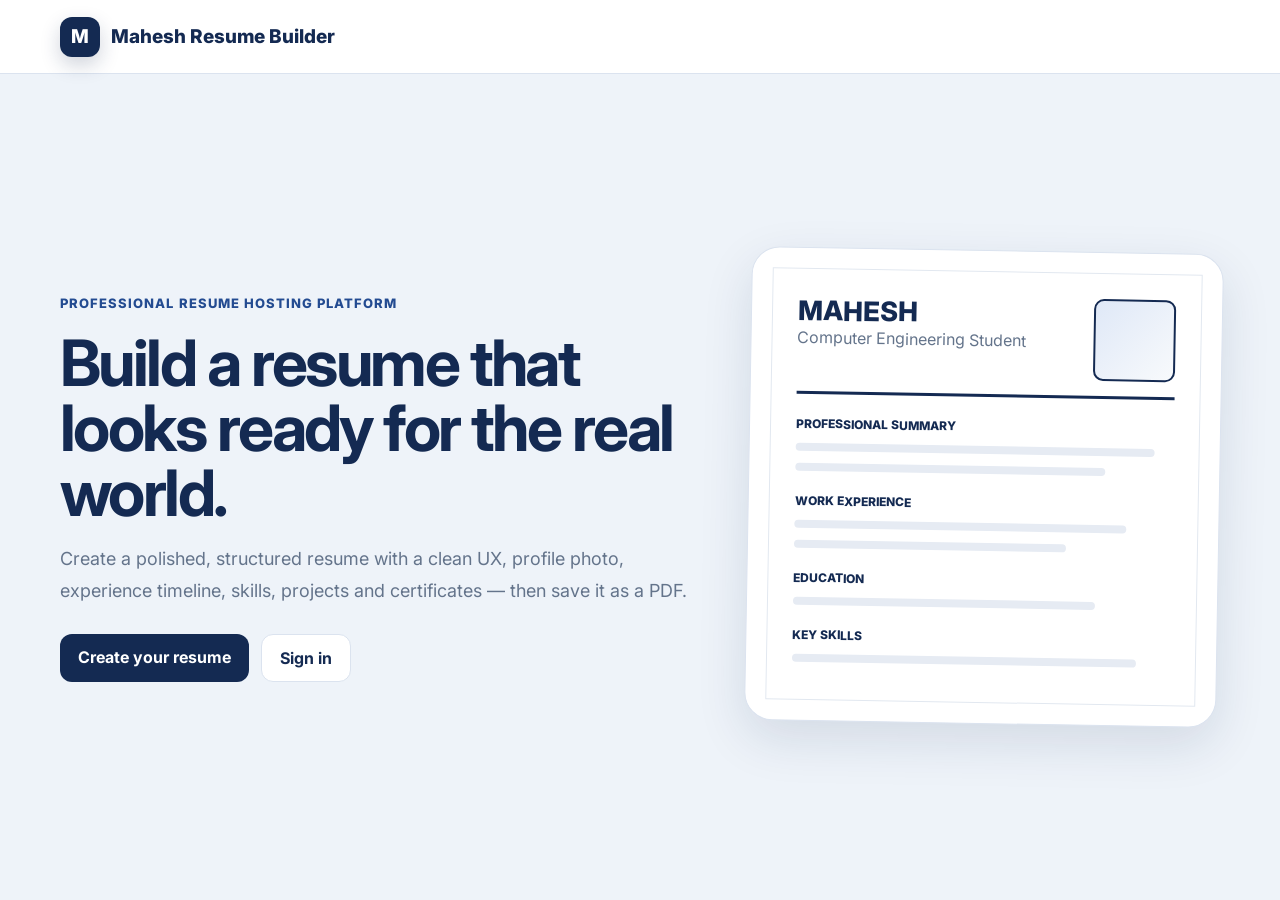
<file: index.html>
<!DOCTYPE html><html lang="en"><head><meta charset="UTF-8"><meta name="viewport" content="width=device-width,initial-scale=1.0"><title>Mahesh Resume Builder</title><link rel="stylesheet" href="style.css"></head><body><header class="topbar"><div class="container"><a class="brand" href="index.html"><span class="brand-mark">M</span>Mahesh Resume Builder</a></div></header><main class="container hero"><section><span class="eyebrow">Professional Resume Hosting Platform</span><h1>Build a resume that looks ready for the real world.</h1><p>Create a polished, structured resume with a clean UX, profile photo, experience timeline, skills, projects and certificates — then save it as a PDF.</p><div class="actions"><a class="btn btn-primary" href="register.html">Create your resume</a><a class="btn btn-light" href="login.html">Sign in</a></div></section><section class="visual"><div class="mini-resume"><div class="mini-head"><div><div class="mini-name">MAHESH</div><div class="muted">Computer Engineering Student</div></div><div class="mini-photo"></div></div><div class="mini-title">PROFESSIONAL SUMMARY</div><div class="mini-line" style="width:95%"></div><div class="mini-line" style="width:82%"></div><div class="mini-title">WORK EXPERIENCE</div><div class="mini-line" style="width:88%"></div><div class="mini-line" style="width:72%"></div><div class="mini-title">EDUCATION</div><div class="mini-line" style="width:80%"></div><div class="mini-title">KEY SKILLS</div><div class="mini-line" style="width:91%"></div></div></section></main></body></html>
</file>
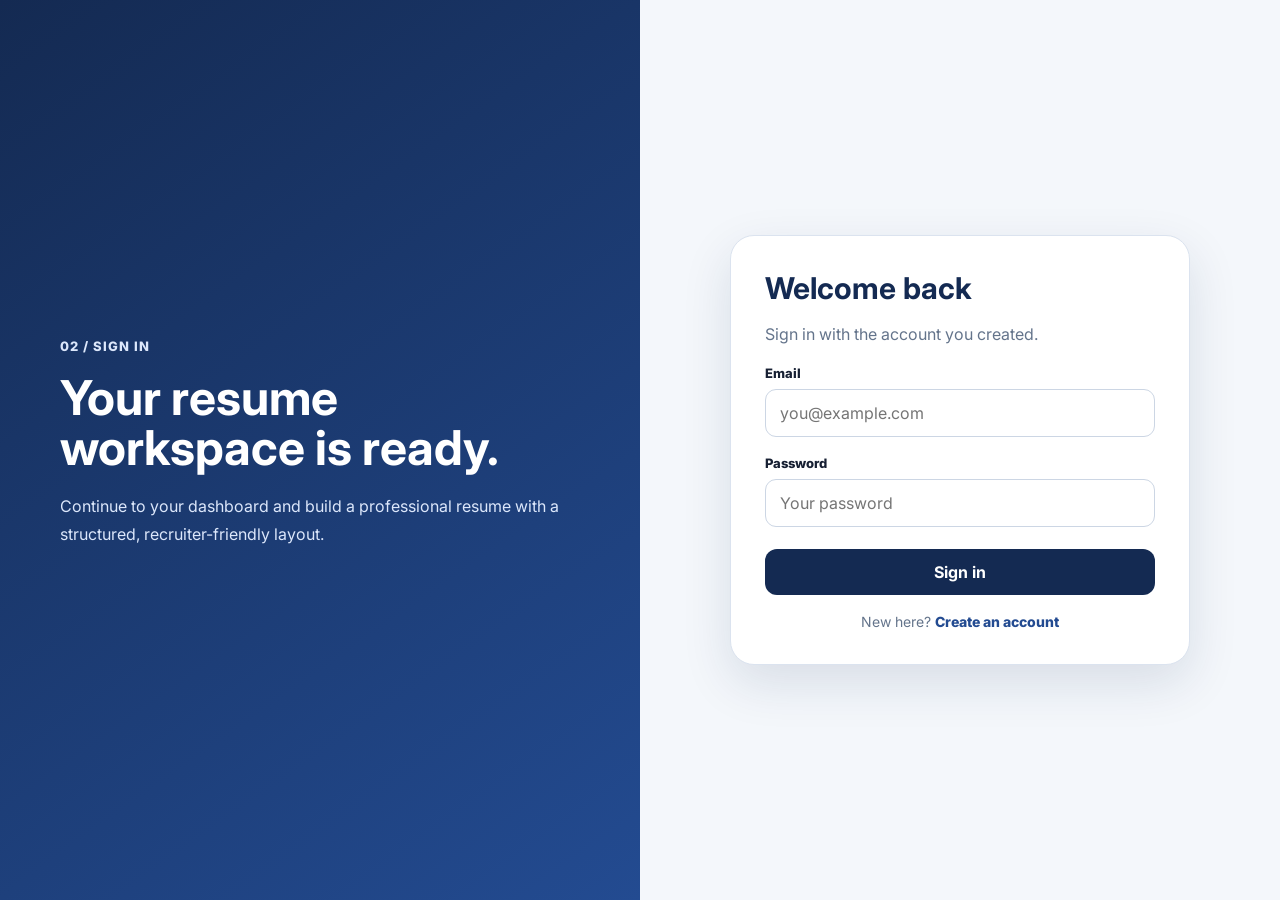
<file: dashboard.html>
<!DOCTYPE html>
<html lang="en">
<head>
<meta charset="UTF-8">
<meta name="viewport" content="width=device-width, initial-scale=1.0">

<title>Resume Builder - Dashboard</title>

<style>
*{
    margin:0;
    padding:0;
    box-sizing:border-box;
    font-family:Arial, sans-serif;
}

body{
    min-height:100vh;
    background:
        linear-gradient(rgba(5,30,24,.88),rgba(5,30,24,.94)),
        url("https://images.unsplash.com/photo-1497366754035-f200968a6e72?auto=format&fit=crop&w=1600&q=80");
    background-size:cover;
    background-position:center;
    color:#fff;
}

/* SIDEBAR */

.sidebar{
    position:fixed;
    left:0;
    top:0;
    width:250px;
    height:100vh;
    background:#08251e;
    border-right:1px solid rgba(180,255,80,.15);
    padding:28px 18px;
}

.logo{
    font-size:24px;
    font-weight:bold;
    color:#c8ff4d;
    text-align:center;
    margin-bottom:40px;
}

.logo span{
    color:#fff;
}

.menu{
    display:flex;
    flex-direction:column;
    gap:12px;
}

.menu a{
    text-decoration:none;
    color:#c7d5d0;
    padding:15px 18px;
    border-radius:12px;
    transition:.3s;
    display:flex;
    align-items:center;
    gap:12px;
}

.menu a:hover,
.menu a.active{
    background:#c8ff4d;
    color:#08251e;
}

.logout{
    position:absolute;
    bottom:25px;
    left:18px;
    right:18px;
}

/* MAIN */

.main{
    margin-left:250px;
    padding:35px;
}

/* TOP */

.topbar{
    display:flex;
    justify-content:space-between;
    align-items:center;
    margin-bottom:35px;
}

.topbar h1{
    font-size:30px;
}

.user{
    display:flex;
    align-items:center;
    gap:12px;
}

.avatar{
    width:45px;
    height:45px;
    border-radius:50%;
    background:#c8ff4d;
    color:#08251e;
    display:flex;
    align-items:center;
    justify-content:center;
    font-weight:bold;
    font-size:20px;
}

/* HERO */

.hero{
    background:rgba(255,255,255,.08);
    border:1px solid rgba(255,255,255,.12);
    backdrop-filter:blur(15px);
    border-radius:25px;
    padding:40px;
    display:flex;
    justify-content:space-between;
    align-items:center;
    gap:25px;
    margin-bottom:30px;
}

.hero h2{
    font-size:34px;
    margin-bottom:12px;
}

.hero p{
    color:#b8c9c4;
    max-width:600px;
    line-height:1.6;
}

.create-btn{
    display:inline-block;
    margin-top:22px;
    padding:15px 25px;
    background:#c8ff4d;
    color:#08251e;
    text-decoration:none;
    font-weight:bold;
    border-radius:12px;
    transition:.3s;
}

.create-btn:hover{
    transform:translateY(-3px);
    box-shadow:0 10px 25px rgba(200,255,77,.2);
}

/* ICON */

.hero-icon{
    font-size:90px;
    opacity:.9;
}

/* STATS */

.stats{
    display:grid;
    grid-template-columns:repeat(3,1fr);
    gap:20px;
    margin-bottom:30px;
}

.card{
    background:rgba(255,255,255,.08);
    border:1px solid rgba(255,255,255,.1);
    backdrop-filter:blur(12px);
    border-radius:20px;
    padding:25px;
}

.stat-icon{
    font-size:30px;
    margin-bottom:15px;
}

.card h3{
    font-size:28px;
    color:#c8ff4d;
}

.card p{
    color:#b8c9c4;
    margin-top:5px;
}

/* BOTTOM */

.bottom{
    display:grid;
    grid-template-columns:1.5fr 1fr;
    gap:25px;
}

.resume-preview{
    min-height:250px;
}

.resume-header{
    display:flex;
    justify-content:space-between;
    align-items:center;
    margin-bottom:20px;
}

.resume-header h2{
    font-size:22px;
}

.view-btn{
    color:#c8ff4d;
    text-decoration:none;
}

.resume-box{
    background:#fff;
    color:#17221e;
    border-radius:15px;
    padding:25px;
    min-height:160px;
}

.resume-box h2{
    margin-bottom:5px;
}

.resume-box p{
    color:#65706b;
    margin-bottom:12px;
}

.quick{
    display:flex;
    flex-direction:column;
    gap:15px;
}

.quick a{
    text-decoration:none;
    background:rgba(255,255,255,.06);
    border:1px solid rgba(255,255,255,.1);
    color:#fff;
    padding:18px;
    border-radius:14px;
    transition:.3s;
}

.quick a:hover{
    background:#c8ff4d;
    color:#08251e;
}

/* MOBILE */

@media(max-width:800px){

    .sidebar{
        position:relative;
        width:100%;
        height:auto;
    }

    .logout{
        position:relative;
        left:auto;
        right:auto;
        bottom:auto;
        margin-top:15px;
    }

    .main{
        margin-left:0;
        padding:20px;
    }

    .hero{
        flex-direction:column;
        align-items:flex-start;
    }

    .stats{
        grid-template-columns:1fr;
    }

    .bottom{
        grid-template-columns:1fr;
    }

    .hero h2{
        font-size:27px;
    }

    .topbar{
        gap:15px;
    }
}
</style>
</head>

<body>

<!-- SIDEBAR -->

<div class="sidebar">

    <div class="logo">
        Resume<span>Builder</span>
    </div>

    <div class="menu">

        <a href="./dashboard.html" class="active">
            🏠 Dashboard
        </a>

        <!-- MAIN CREATE RESUME LINK -->
        <a href="./resume-form.html">
            📝 Create Resume
        </a>

        <a href="./resume.html">
            👁️ View Resume
        </a>

        <a href="./resume.html">
            📄 My Resume
        </a>

    </div>

    <a href="#" class="menu logout" onclick="logout()">
        🚪 Logout
    </a>

</div>


<!-- MAIN CONTENT -->

<div class="main">

    <!-- TOPBAR -->

    <div class="topbar">

        <div>
            <h1>Dashboard</h1>
            <p style="color:#9fb0aa;margin-top:5px;">
                Manage your resume easily
            </p>
        </div>

        <div class="user">

            <div>
                <b id="userName">Mahesh</b>
            </div>

            <div class="avatar" id="avatar">
                M
            </div>

        </div>

    </div>


    <!-- HERO -->

    <div class="hero">

        <div>

            <h2>
                Create a resume that
                <br>
                gets noticed 🚀
            </h2>

            <p>
                Build a professional resume by entering your
                education, skills, projects, experience and
                other information.
            </p>

            <!-- IMPORTANT -->
            <a href="./resume-form.html" class="create-btn">
                ＋ Create Resume
            </a>

        </div>

        <div class="hero-icon">
            📑
        </div>

    </div>


    <!-- STATS -->

    <div class="stats">

        <div class="card">

            <div class="stat-icon">
                📄
            </div>

            <h3>1</h3>

            <p>Resume Created</p>

        </div>


        <div class="card">

            <div class="stat-icon">
                ✨
            </div>

            <h3>100%</h3>

            <p>Professional Design</p>

        </div>


        <div class="card">

            <div class="stat-icon">
                ☁️
            </div>

            <h3>Cloud</h3>

            <p>Resume Hosting</p>

        </div>

    </div>


    <!-- BOTTOM -->

    <div class="bottom">

        <!-- RESUME PREVIEW -->

        <div class="card resume-preview">

            <div class="resume-header">

                <h2>My Resume</h2>

                <a href="./resume.html" class="view-btn">
                    View →
                </a>

            </div>

            <div class="resume-box">

                <h2 id="resumeName">
                    Mahesh
                </h2>

                <p>
                    Professional Resume
                </p>

                <p>
                    Create your resume and add your
                    education, skills, projects and experience.
                </p>

            </div>

        </div>


        <!-- QUICK ACTIONS -->

        <div class="card">

            <div class="resume-header">
                <h2>Quick Actions</h2>
            </div>

            <div class="quick">

                <a href="./resume-form.html">
                    📝 &nbsp; Fill Resume Information
                </a>

                <a href="./resume.html">
                    👁️ &nbsp; Preview Resume
                </a>

                <a href="./resume-form.html">
                    ✏️ &nbsp; Edit Resume
                </a>

            </div>

        </div>

    </div>

</div>


<script>

/* CHECK LOGIN */

if(localStorage.getItem("loggedIn") !== "true"){

    window.location.href = "./login.html";

}


/* USER NAME */

let username =
    localStorage.getItem("currentUser") ||
    localStorage.getItem("resumeUsername") ||
    "Mahesh";


document.getElementById("userName").textContent = username;

document.getElementById("resumeName").textContent = username;


/* AVATAR */

document.getElementById("avatar").textContent =
    username.charAt(0).toUpperCase();


/* LOGOUT */

function logout(){

    localStorage.removeItem("loggedIn");
    localStorage.removeItem("currentUser");
    localStorage.removeItem("rememberMe");

    window.location.href = "./login.html";

}

</script>

</body>
</html>
</file>
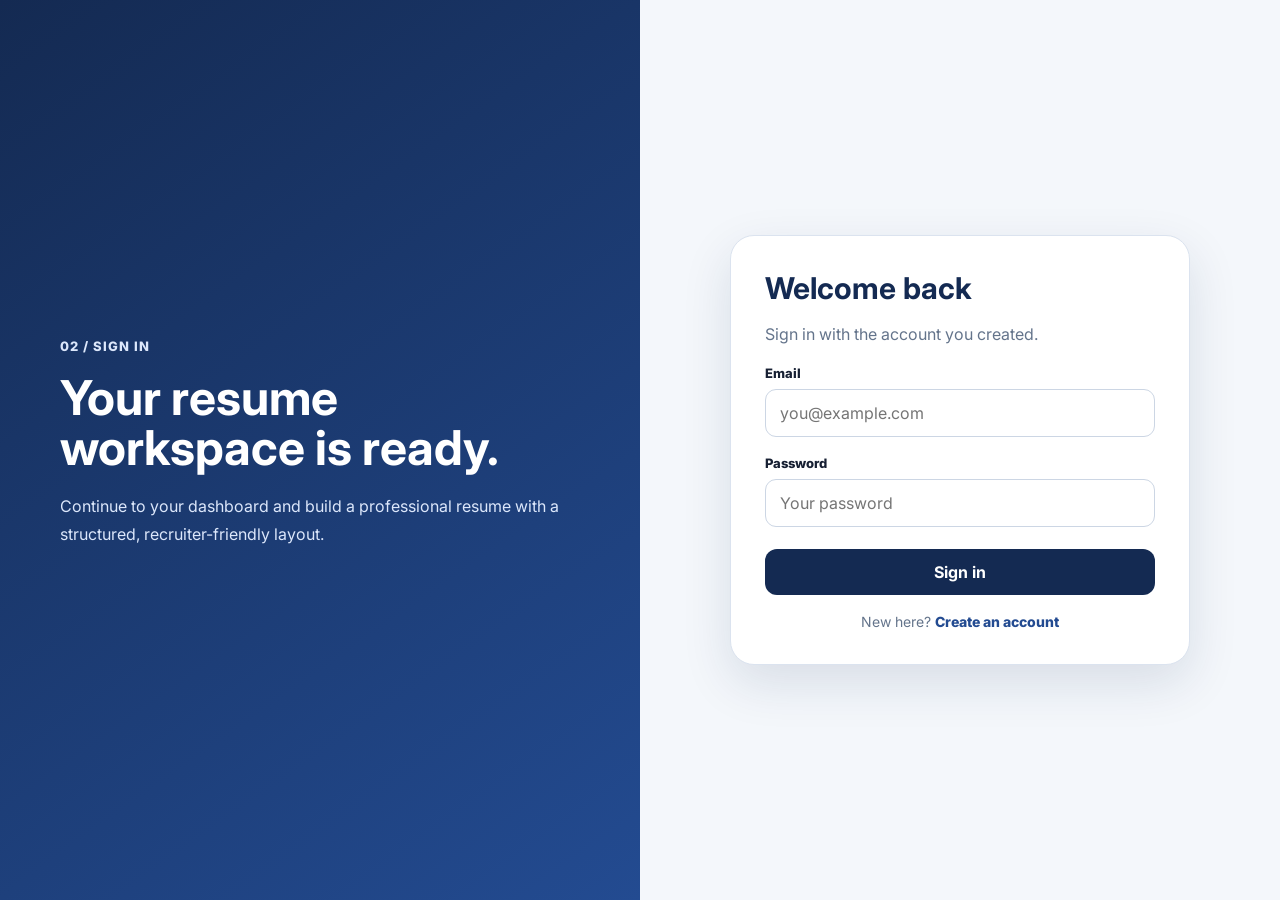
<file: login.html>
<!DOCTYPE html><html lang="en"><head><meta charset="UTF-8"><meta name="viewport" content="width=device-width,initial-scale=1.0"><title>Sign In</title><link rel="stylesheet" href="style.css"></head><body><main class="auth-page"><section class="auth-visual"><div><span class="eyebrow" style="color:#dce7fb">02 / Sign in</span><h1>Your resume workspace is ready.</h1><p>Continue to your dashboard and build a professional resume with a structured, recruiter-friendly layout.</p></div></section><section class="auth-card-wrap"><div class="auth-card"><h2>Welcome back</h2><p class="sub">Sign in with the account you created.</p><form id="loginForm"><div class="field"><label>Email</label><input id="email" type="email" required placeholder="you@example.com"></div><div class="field"><label>Password</label><input id="password" type="password" required placeholder="Your password"></div><button class="btn btn-primary full">Sign in</button></form><div class="helper">New here? <a href="register.html">Create an account</a></div></div></section></main><script src="script.js"></script></body></html>
</file>
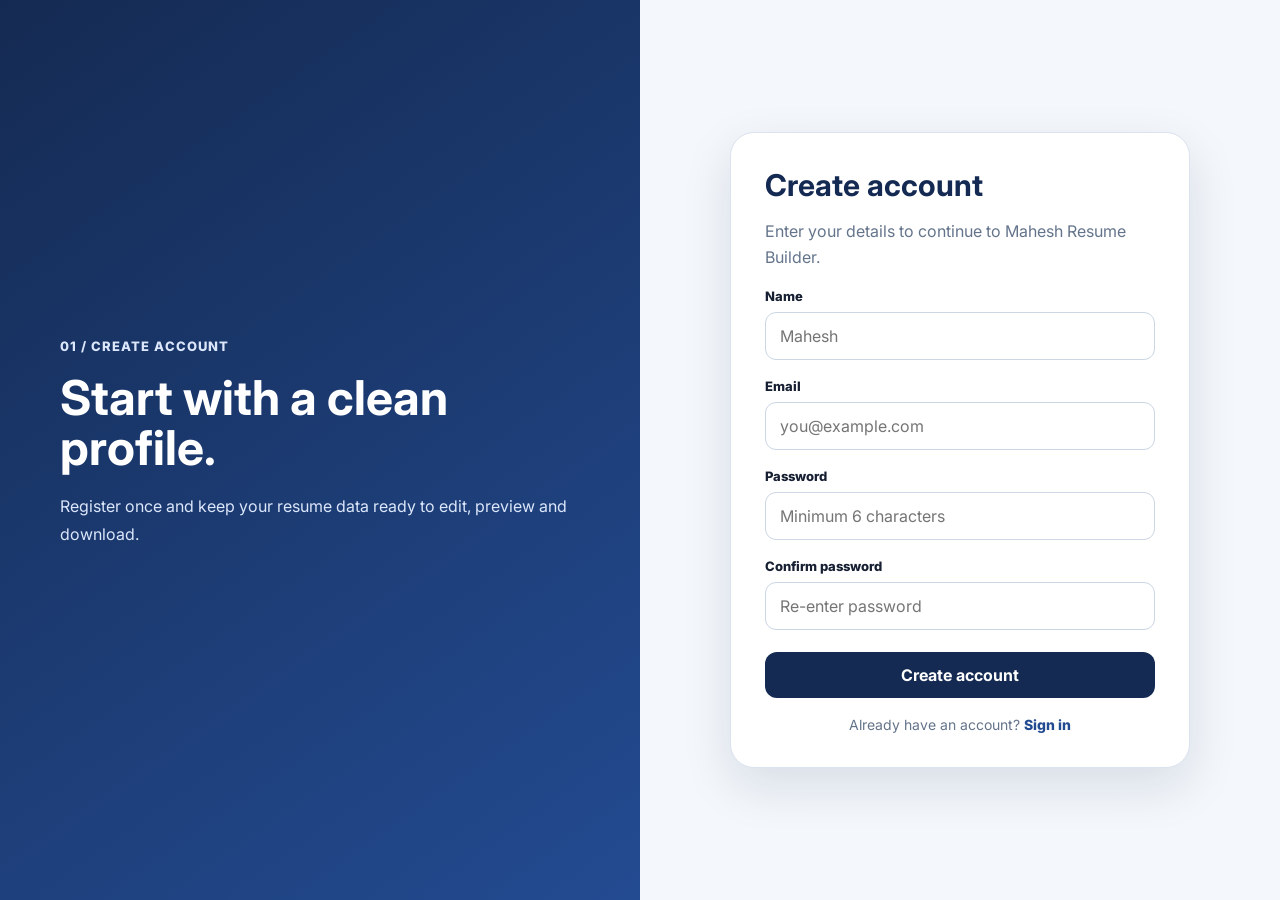
<file: register.html>
<!DOCTYPE html><html lang="en"><head><meta charset="UTF-8"><meta name="viewport" content="width=device-width,initial-scale=1.0"><title>Create Account</title><link rel="stylesheet" href="style.css"></head><body><main class="auth-page"><section class="auth-visual"><div><span class="eyebrow" style="color:#dce7fb">01 / Create account</span><h1>Start with a clean profile.</h1><p>Register once and keep your resume data ready to edit, preview and download.</p></div></section><section class="auth-card-wrap"><div class="auth-card"><h2>Create account</h2><p class="sub">Enter your details to continue to Mahesh Resume Builder.</p><form id="registerForm"><div class="field"><label>Name</label><input id="name" required placeholder="Mahesh"></div><div class="field"><label>Email</label><input id="email" type="email" required placeholder="you@example.com"></div><div class="field"><label>Password</label><input id="password" type="password" required placeholder="Minimum 6 characters"></div><div class="field"><label>Confirm password</label><input id="confirmPassword" type="password" required placeholder="Re-enter password"></div><button class="btn btn-primary full">Create account</button></form><div class="helper">Already have an account? <a href="login.html">Sign in</a></div></div></section></main><script src="script.js"></script></body></html>
</file>
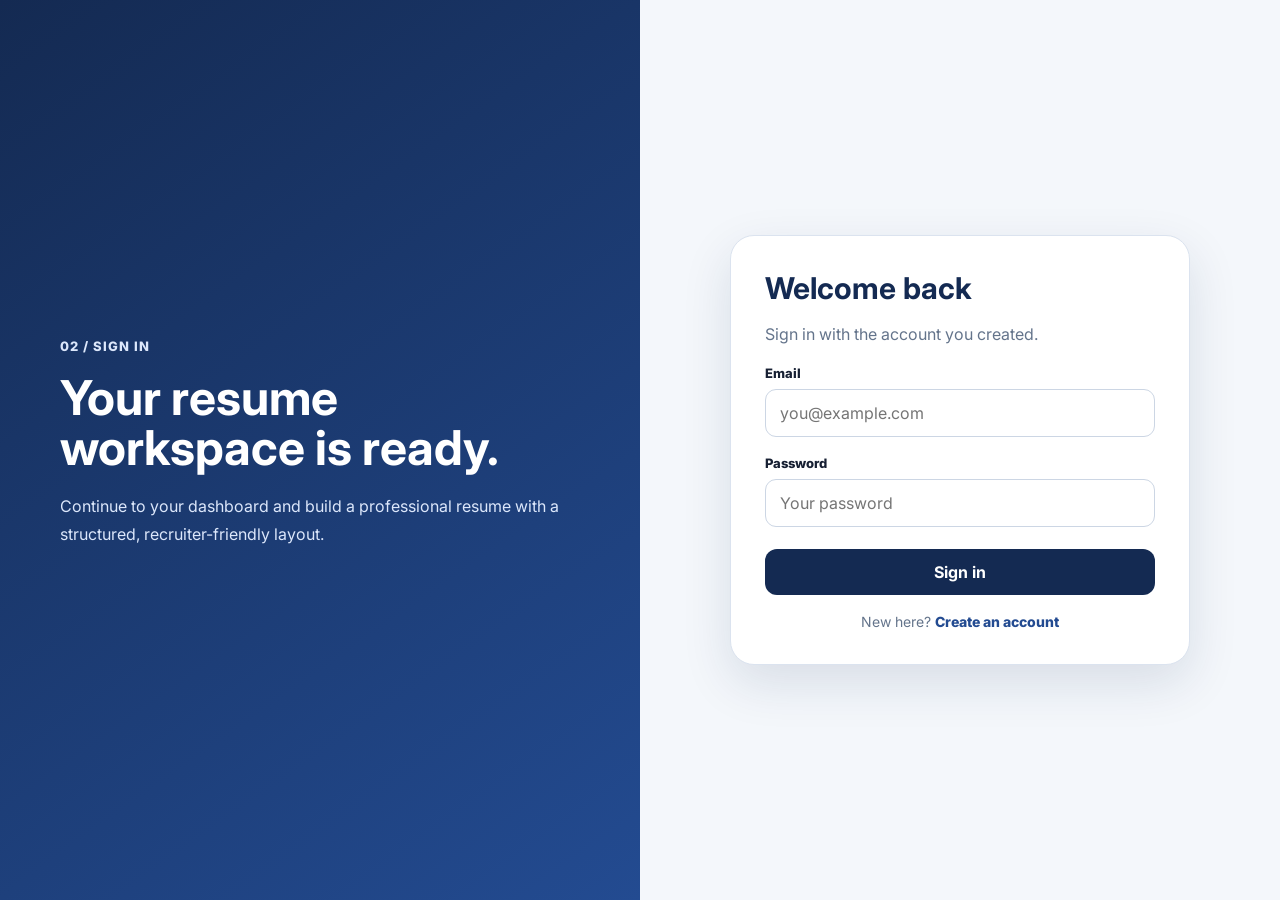
<file: resume-form.html>
<!DOCTYPE html><html lang="en"><head><meta charset="UTF-8"><meta name="viewport" content="width=device-width,initial-scale=1.0"><title>Create Resume</title><link rel="stylesheet" href="style.css"></head><body><header class="topbar"><div class="container" style="display:flex;justify-content:space-between;align-items:center"><a class="brand" href="dashboard.html"><span class="brand-mark">M</span>Resume Builder</a><a class="btn btn-light" href="dashboard.html">← Dashboard</a></div></header><main class="container form-shell"><div class="dash-head"><div><div class="eyebrow">04 / Resume details</div><h1 style="margin:8px 0 0;color:var(--navy)">Build your professional resume</h1><p class="sub">The fields below map directly to the final A4 resume layout.</p></div></div><form id="resumeForm" class="form-grid"><section class="form-section"><h2>Personal information</h2><p class="section-note">Keep contact details concise and professional.</p><div class="form-grid"><div class="field"><label>Full name</label><input id="name" required placeholder="Mahesh"></div><div class="field"><label>Phone</label><input id="phone" placeholder="+91 98765 43210"></div><div class="field"><label>Email</label><input id="email" type="email" required placeholder="mahesh@example.com"></div><div class="field"><label>Address</label><input id="address" placeholder="City, Maharashtra"></div><div class="field"><label>LinkedIn</label><input id="linkedin" placeholder="linkedin.com/in/yourname"></div><div class="field"><label>GitHub</label><input id="github" placeholder="github.com/yourname"></div><div class="field span-2"><label>Profile picture</label><div class="photo-row"><div class="photo-preview" id="photoPreview">Photo</div><input id="photo" type="file" accept="image/*"></div></div></div></section><section class="form-section"><h2>Professional summary</h2><p class="section-note">2–4 lines describing your strengths, background and career goal.</p><div class="field"><textarea id="summary" placeholder="Diploma/degree student with strong knowledge of software development..." required></textarea></div></section><section class="form-section"><h2>Work experience</h2><p class="section-note">One role per line. Example: Job Title — Company — City — Dates</p><div class="field"><textarea id="experience" placeholder="Software Intern — ABC Technologies — Pune — Jun 2025 to Aug 2025
Project Trainee — XYZ Solutions — Pune — Jan 2025 to May 2025"></textarea></div></section><section class="form-section"><h2>Education</h2><p class="section-note">One qualification per line.</p><div class="field"><textarea id="education" placeholder="Diploma in Computer Engineering — Government Polytechnic — 2026
SSC — Maharashtra State Board — 2023"></textarea></div></section><section class="form-section"><h2>Key skills</h2><p class="section-note">The final resume displays these as three visual columns.</p><div class="form-grid"><div class="field"><label>Technical skills</label><textarea id="technicalSkills" placeholder="HTML, CSS, JavaScript, Java, Python, SQL"></textarea></div><div class="field"><label>Soft skills</label><textarea id="softSkills" placeholder="Communication, teamwork, problem solving, adaptability"></textarea></div><div class="field span-2"><label>Tools & software</label><textarea id="tools" placeholder="GitHub, VS Code, MySQL, Canva, MS Office"></textarea></div></div></section><section class="form-section"><h2>Projects</h2><p class="section-note">One project per line. Add project name, technology and a short contribution.</p><div class="field"><textarea id="projects" placeholder="Mahesh Resume Builder — HTML, CSS, JavaScript — Designed a resume hosting platform with localStorage and PDF export.
AI Interview Practice Platform — Python, API — Built a practice workflow for interview preparation."></textarea></div></section><section class="form-section"><h2>Certificates & awards</h2><div class="field"><textarea id="certificates" placeholder="Java Programming Certificate — 2025
Web Development Workshop — 2025"></textarea></div></section><section class="form-section"><h2>Personal details</h2><div class="form-grid"><div class="field"><label>Languages known</label><input id="languages" placeholder="English, Hindi, Marathi"></div><div class="field"><label>Hobbies</label><input id="hobbies" placeholder="Coding, cricket, reading"></div></div></section><div class="span-2 form-actions"><a class="btn btn-light" href="dashboard.html">Cancel</a><button class="btn btn-primary">Generate professional resume →</button></div></form></main><script src="script.js"></script></body></html>
</file>
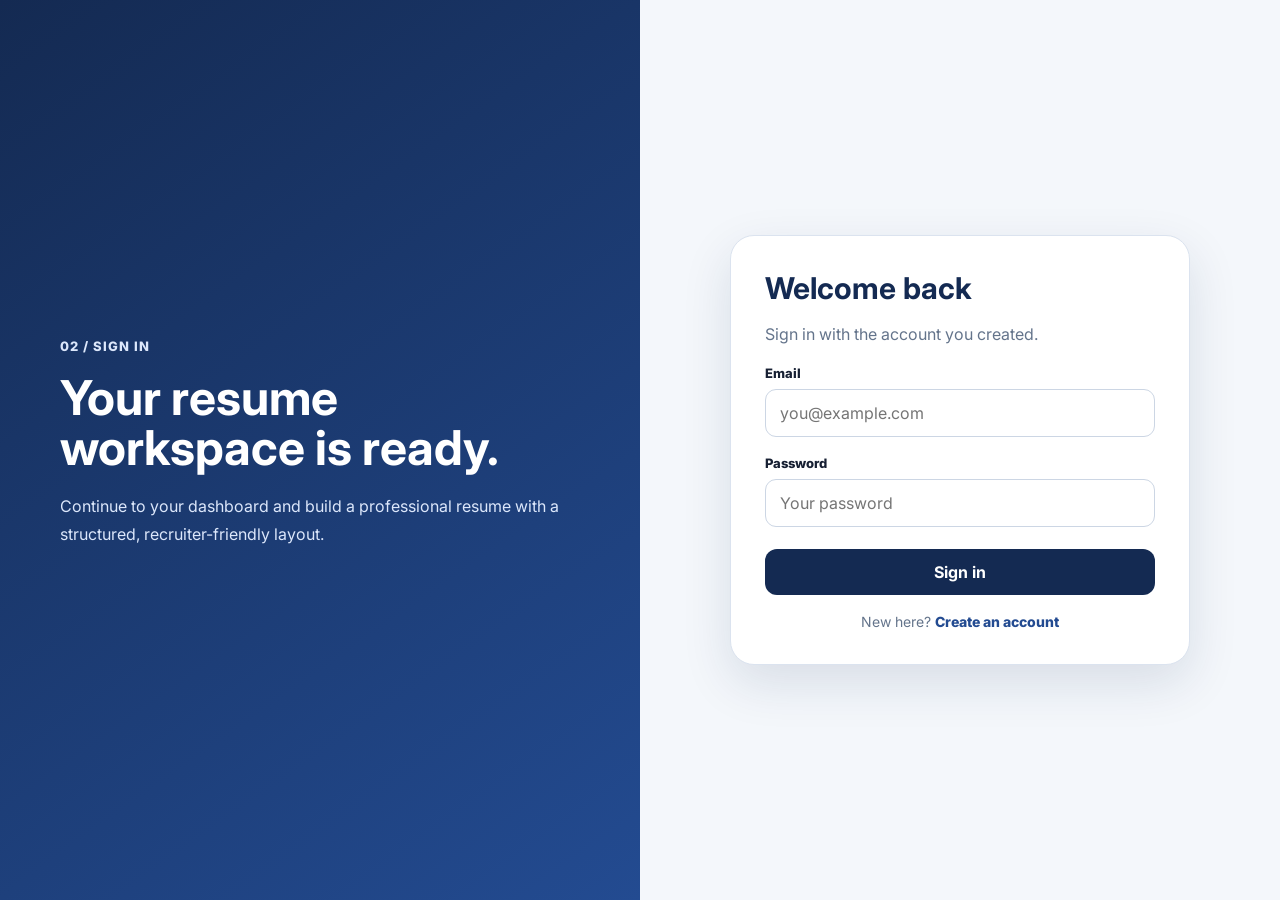
<file: resume.html>
<!DOCTYPE html><html lang="en"><head><meta charset="UTF-8"><meta name="viewport" content="width=device-width,initial-scale=1.0"><title>Resume Preview</title><link rel="stylesheet" href="style.css"></head><body class="resume-page"><div class="resume-toolbar"><a class="btn btn-light" href="resume-form.html">← Edit resume</a><div style="display:flex;gap:10px"><button class="btn btn-primary" onclick="downloadPDF()">Download / Save PDF</button><a class="btn btn-light" href="dashboard.html">Dashboard</a></div></div><main class="resume-paper" id="resumeRoot"><header class="r-head"><div><h1 class="r-name" id="rName">MAHESH</h1><div class="r-contact"><span>⌖ <b id="rAddress">Address</b></span><span>☎ <b id="rPhone">Phone</b></span><span>✉ <b id="rEmail">Email</b></span><span>in <b id="rLinkedin">LinkedIn</b></span><span>◉ <b id="rGithub">GitHub</b></span></div></div><img id="rPhoto" class="r-photo" alt="Profile photo"></header><section class="r-section"><h2 class="r-title"><span class="r-icon">●</span>Professional Summary</h2><p class="r-text" id="rSummary"></p></section><section class="r-section"><h2 class="r-title"><span class="r-icon">▣</span>Work Experience</h2><div class="timeline"><ul id="rExperience" style="list-style:none;padding:0;margin:0"></ul></div></section><section class="r-section"><h2 class="r-title"><span class="r-icon">◆</span>Education</h2><div class="timeline"><ul id="rEducation" style="list-style:none;padding:0;margin:0"></ul></div></section><section class="r-section"><h2 class="r-title"><span class="r-icon">✦</span>Key Skills</h2><div class="skills-grid"><div class="skill-col"><h4>Technical Skills</h4><p id="rTechnical"></p></div><div class="skill-col"><h4>Soft Skills</h4><p id="rSoft"></p></div><div class="skill-col"><h4>Tools & Software</h4><p id="rTools"></p></div></div></section><section class="r-section"><h2 class="r-title"><span class="r-icon">□</span>Projects</h2><div class="timeline"><ul id="rProjects" style="list-style:none;padding:0;margin:0"></ul></div></section><section class="r-section"><h2 class="r-title"><span class="r-icon">★</span>Certifications & Awards</h2><ul id="rCertificates" style="margin:0;padding-left:22px;font-size:13px;line-height:1.6"></ul></section><section class="r-section"><h2 class="r-title"><span class="r-icon">●</span>Personal Details</h2><div class="personal-grid"><p class="r-text"><strong>Languages Known:</strong><br><span id="rLanguages"></span></p><p class="r-text"><strong>Hobbies:</strong><br><span id="rHobbies"></span></p></div></section></main><script src="script.js"></script></body></html>
</file>
<file: style.css>
@import url('https://fonts.googleapis.com/css2?family=Inter:wght@400;500;600;700;800&display=swap');
:root{--navy:#142a52;--blue:#234b91;--ink:#172033;--muted:#64748b;--line:#dbe3ef;--bg:#eef3f9;--white:#fff;--soft:#f7f9fc;--danger:#b42318;--shadow:0 18px 50px rgba(20,42,82,.12)}
*{box-sizing:border-box} body{margin:0;font-family:Inter,Arial,sans-serif;color:var(--ink);background:var(--bg)} a{text-decoration:none;color:inherit} button,input,textarea{font:inherit}.container{width:min(1160px,92%);margin:auto}.btn{border:0;border-radius:12px;padding:13px 18px;font-weight:700;cursor:pointer;transition:.2s}.btn-primary{background:var(--navy);color:#fff}.btn-primary:hover{transform:translateY(-1px);box-shadow:0 10px 22px rgba(20,42,82,.2)}.btn-light{background:#fff;color:var(--navy);border:1px solid var(--line)}.btn-danger{background:#fff;color:var(--danger);border:1px solid #f1c4c0}.topbar{height:74px;background:#fff;border-bottom:1px solid var(--line);display:flex;align-items:center}.brand{display:flex;align-items:center;gap:11px;font-weight:800;font-size:19px;color:var(--navy)}.brand-mark{width:40px;height:40px;border-radius:12px;background:var(--navy);color:#fff;display:grid;place-items:center;font-weight:800;box-shadow:0 8px 20px rgba(20,42,82,.2)}.hero{min-height:calc(100vh - 74px);display:grid;grid-template-columns:1.15fr .85fr;gap:50px;align-items:center;padding:60px 0}.eyebrow{display:inline-flex;gap:8px;align-items:center;color:var(--blue);font-size:13px;font-weight:800;letter-spacing:.08em;text-transform:uppercase}.hero h1{font-size:clamp(40px,5vw,68px);line-height:1.02;margin:18px 0;color:var(--navy);letter-spacing:-.04em}.hero p{font-size:18px;line-height:1.75;color:var(--muted);max-width:650px}.actions{display:flex;gap:12px;flex-wrap:wrap;margin-top:28px}.visual{background:#fff;border:1px solid var(--line);border-radius:28px;padding:20px;box-shadow:var(--shadow);transform:rotate(1deg)}.mini-resume{background:#fff;border:1px solid #e2e8f0;padding:25px;min-height:430px}.mini-head{display:flex;justify-content:space-between;border-bottom:3px solid var(--navy);padding-bottom:15px}.mini-name{font-size:27px;font-weight:800;color:var(--navy)}.mini-photo{width:82px;height:82px;border-radius:10px;background:linear-gradient(135deg,#dfe8f7,#f8fafc);border:2px solid var(--navy)}.mini-line{height:8px;border-radius:6px;background:#e6ebf3;margin:12px 0}.mini-title{font-size:12px;font-weight:800;color:var(--navy);margin-top:22px}.auth-page{min-height:100vh;display:grid;grid-template-columns:1fr 1fr;background:#f4f7fb}.auth-visual{background:linear-gradient(145deg,#142a52,#234b91);color:#fff;padding:60px;display:flex;align-items:center}.auth-visual h1{font-size:48px;line-height:1.05;margin:18px 0}.auth-visual p{line-height:1.8;color:#dce7fb;max-width:540px}.auth-card-wrap{display:grid;place-items:center;padding:35px}.auth-card{width:min(460px,100%);background:#fff;border:1px solid var(--line);border-radius:24px;padding:34px;box-shadow:var(--shadow)}.auth-card h2{margin:0;color:var(--navy);font-size:30px}.sub{color:var(--muted);line-height:1.6}.field{margin-top:18px}.field label{display:block;font-size:13px;font-weight:800;margin-bottom:8px}.field input,.field textarea,.field select{width:100%;border:1px solid #ccd6e4;border-radius:11px;padding:13px 14px;outline:none;background:#fff}.field textarea{min-height:105px;resize:vertical}.field input:focus,.field textarea:focus{border-color:var(--blue);box-shadow:0 0 0 3px rgba(35,75,145,.1)}.full{width:100%;margin-top:22px}.helper{text-align:center;color:var(--muted);font-size:14px;margin-top:18px}.helper a{color:var(--blue);font-weight:800}.dashboard{padding:38px 0}.dash-head{display:flex;justify-content:space-between;gap:20px;align-items:flex-end;margin-bottom:28px}.dash-head h1{margin:0;color:var(--navy);font-size:38px}.cards{display:grid;grid-template-columns:repeat(3,1fr);gap:18px}.card{background:#fff;border:1px solid var(--line);border-radius:20px;padding:24px;box-shadow:0 8px 25px rgba(20,42,82,.06)}.icon{width:48px;height:48px;border-radius:14px;background:#edf3ff;color:var(--navy);display:grid;place-items:center;font-size:22px;margin-bottom:18px}.card h3{margin:0 0 8px;color:var(--navy)}.card p{margin:0;color:var(--muted);line-height:1.6}.card .btn{margin-top:18px}.form-shell{padding:35px 0}.form-grid{display:grid;grid-template-columns:1fr 1fr;gap:18px}.form-section{grid-column:1/-1;background:#fff;border:1px solid var(--line);border-radius:20px;padding:25px;box-shadow:0 8px 25px rgba(20,42,82,.05)}.form-section h2{margin:0 0 5px;color:var(--navy)}.section-note{margin:0 0 18px;color:var(--muted);font-size:14px}.span-2{grid-column:span 2}.photo-row{display:flex;align-items:center;gap:18px}.photo-preview{width:100px;height:100px;border-radius:16px;border:1px dashed #aebbd0;display:grid;place-items:center;color:var(--muted);overflow:hidden;background:#f8fafc}.photo-preview img{width:100%;height:100%;object-fit:cover}.form-actions{display:flex;justify-content:flex-end;gap:10px;margin-top:20px}.resume-page{background:#e9eef5;min-height:100vh;padding:28px 0}.resume-toolbar{width:min(900px,94%);margin:0 auto 18px;display:flex;justify-content:space-between;gap:10px;align-items:center}.resume-paper{width:min(900px,94%);margin:auto;background:#fff;box-shadow:0 20px 55px rgba(15,35,70,.18);padding:42px 48px;color:#172033}.r-head{display:grid;grid-template-columns:1fr 150px;gap:25px;border-bottom:3px solid var(--navy);padding-bottom:18px}.r-name{font-size:38px;line-height:1.05;color:var(--navy);font-weight:800;margin:0 0 12px;text-transform:uppercase;letter-spacing:.01em}.r-contact{display:flex;flex-wrap:wrap;gap:8px 18px;font-size:13px;color:#334155;line-height:1.6}.r-contact span{display:inline-flex;gap:7px;align-items:center}.r-photo{width:150px;height:150px;object-fit:cover;border-radius:12px;border:2px solid var(--navy);background:#eef3f9}.r-section{margin-top:21px}.r-title{display:flex;align-items:center;gap:10px;color:var(--navy);font-size:18px;font-weight:800;text-transform:uppercase;border-bottom:1px solid #9eacc2;padding-bottom:6px;margin-bottom:9px}.r-title .r-icon{width:30px;height:30px;border-radius:50%;background:var(--navy);color:#fff;display:grid;place-items:center;font-size:13px}.r-text{font-size:13.5px;line-height:1.6;margin:0;white-space:pre-line}.timeline{border-left:2px solid #c7d1df;margin-left:14px;padding-left:22px}.item{position:relative;margin:0 0 14px}.item:before{content:'';position:absolute;width:10px;height:10px;border-radius:50%;background:var(--navy);left:-29px;top:5px}.item h4{margin:0;color:var(--navy);font-size:14px}.item .meta{font-size:12.5px;font-weight:600;color:#475569;margin:4px 0}.item ul{margin:5px 0 0;padding-left:18px;font-size:13px;line-height:1.5}.skills-grid{display:grid;grid-template-columns:repeat(3,1fr);gap:18px}.skill-col{border-right:1px solid #cbd5e1;padding-right:15px}.skill-col:last-child{border-right:0}.skill-col h4{margin:0 0 4px;color:var(--navy);font-size:13px}.skill-col p{margin:0;font-size:13px;line-height:1.55}.personal-grid{display:grid;grid-template-columns:1fr 1fr;gap:20px}.personal-grid strong{color:var(--navy)}.toast{position:fixed;right:20px;bottom:20px;background:#142a52;color:#fff;padding:12px 16px;border-radius:12px;box-shadow:var(--shadow);display:none;z-index:20}.toast.show{display:block}.muted{color:var(--muted)}
@media(max-width:800px){.hero,.auth-page{grid-template-columns:1fr}.auth-visual{padding:40px 25px}.auth-visual h1{font-size:38px}.visual{display:none}.cards,.form-grid{grid-template-columns:1fr}.span-2{grid-column:auto}.dash-head{align-items:flex-start;flex-direction:column}.r-head{grid-template-columns:1fr}.r-photo{width:110px;height:110px}.skills-grid,.personal-grid{grid-template-columns:1fr}.skill-col{border-right:0;border-bottom:1px solid #cbd5e1;padding-bottom:10px}.resume-paper{padding:28px 24px}.r-name{font-size:30px}.resume-toolbar{flex-wrap:wrap}}
@media print{body{background:#fff}.resume-page{padding:0}.resume-toolbar{display:none}.resume-paper{width:100%;box-shadow:none;padding:25px 30px}.r-section{break-inside:avoid}.r-head{break-inside:avoid}}
</file>
